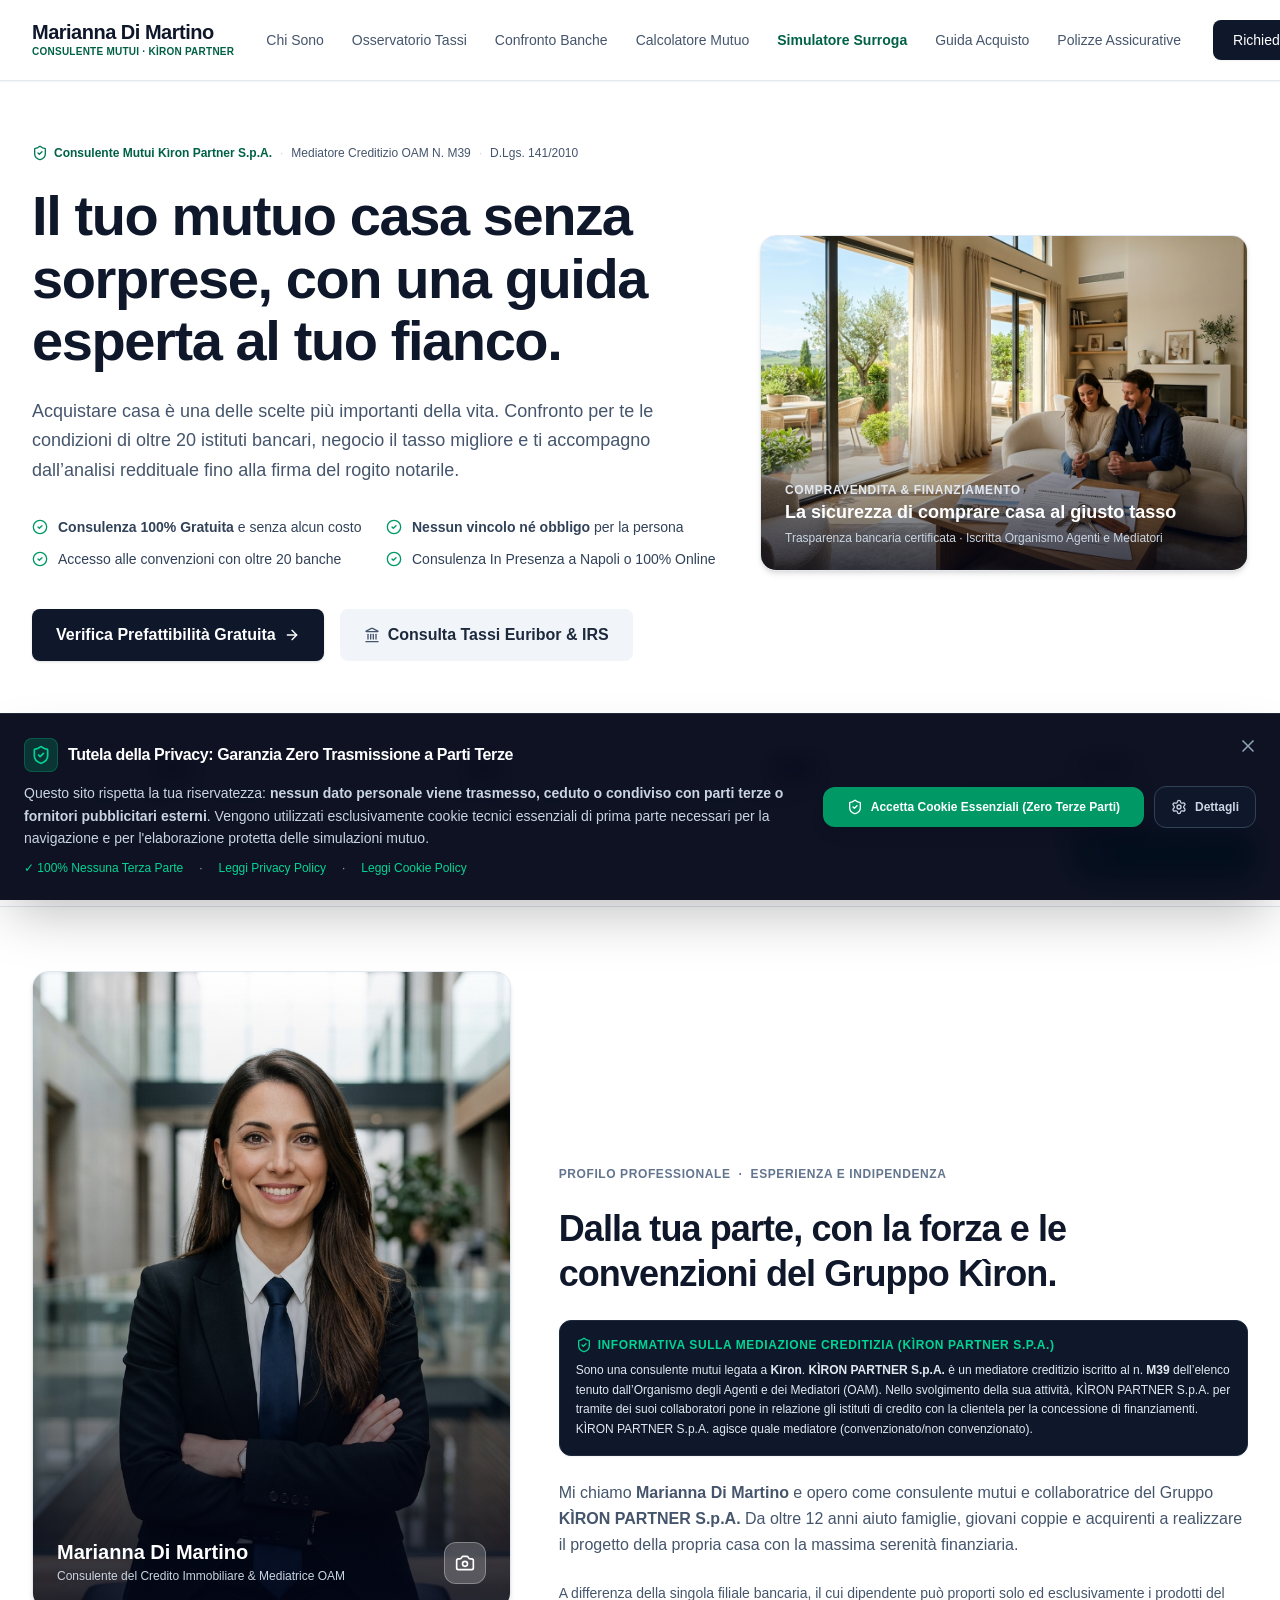
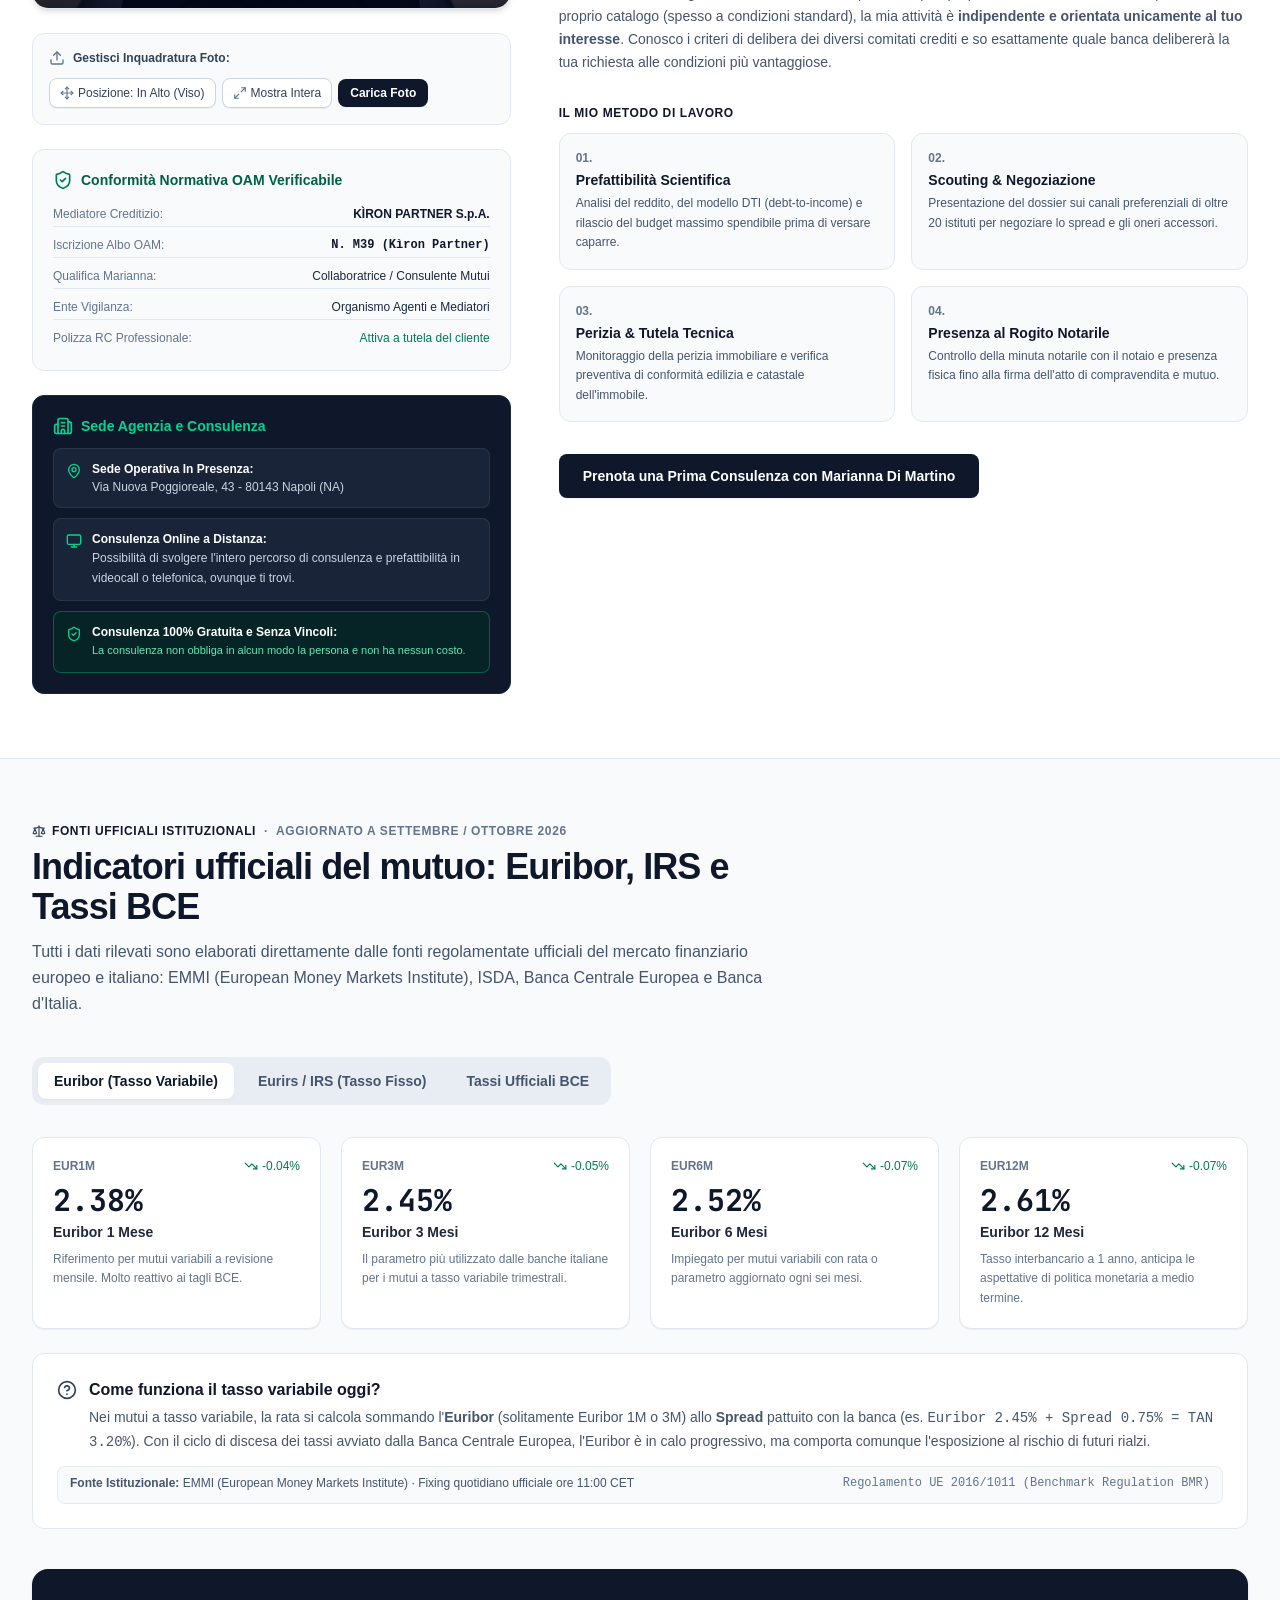
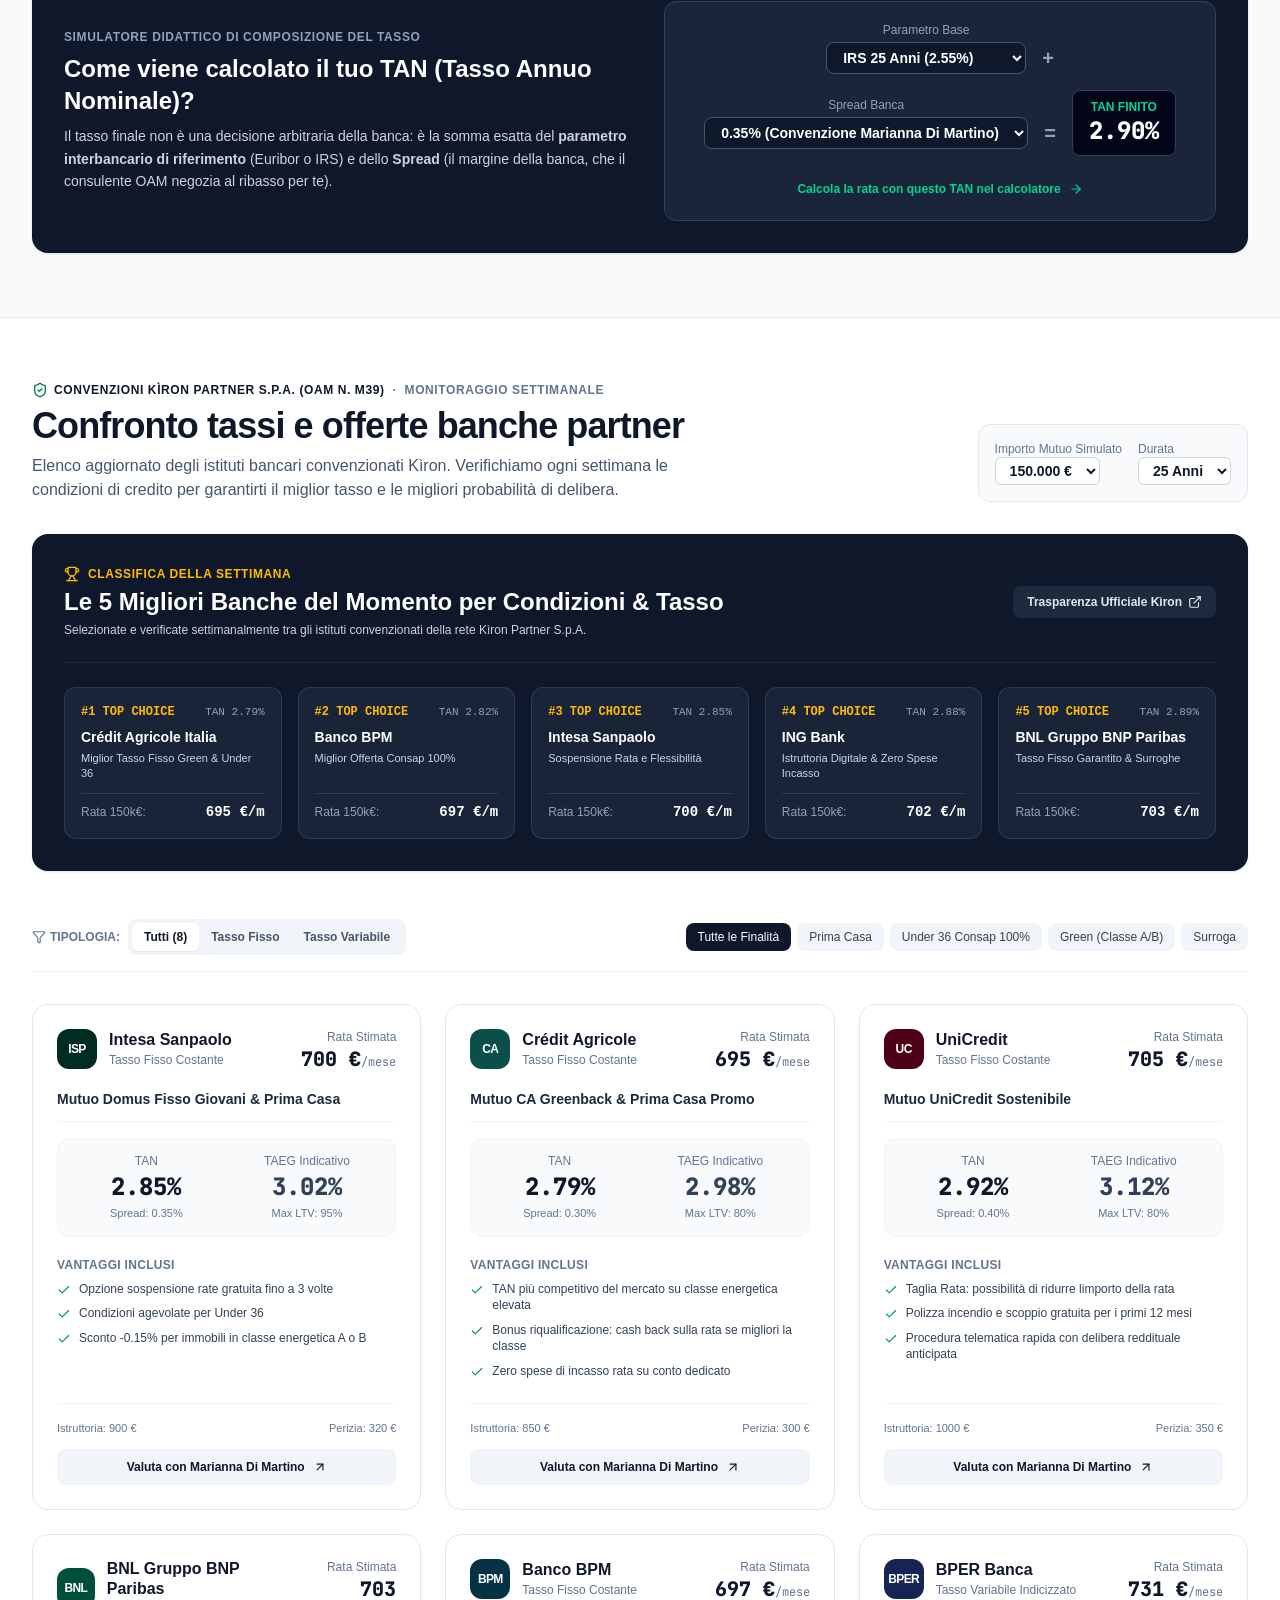
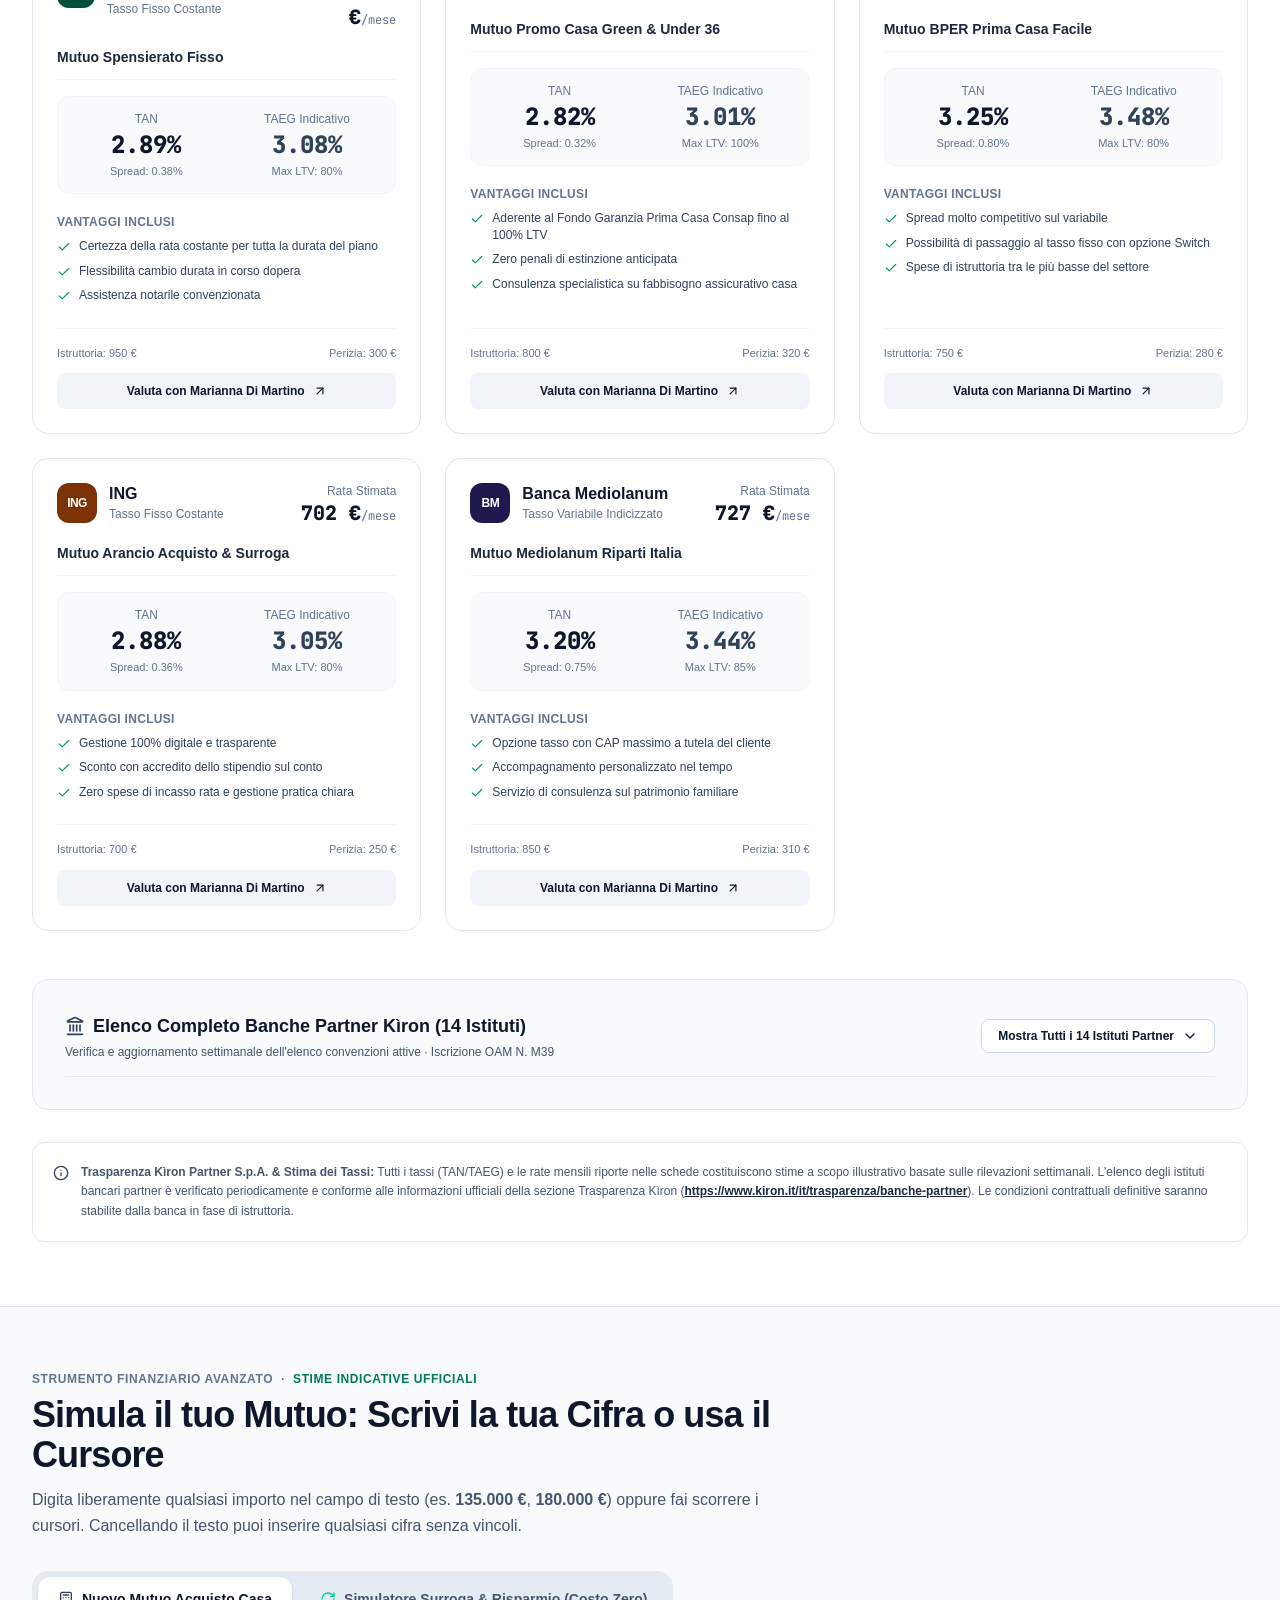
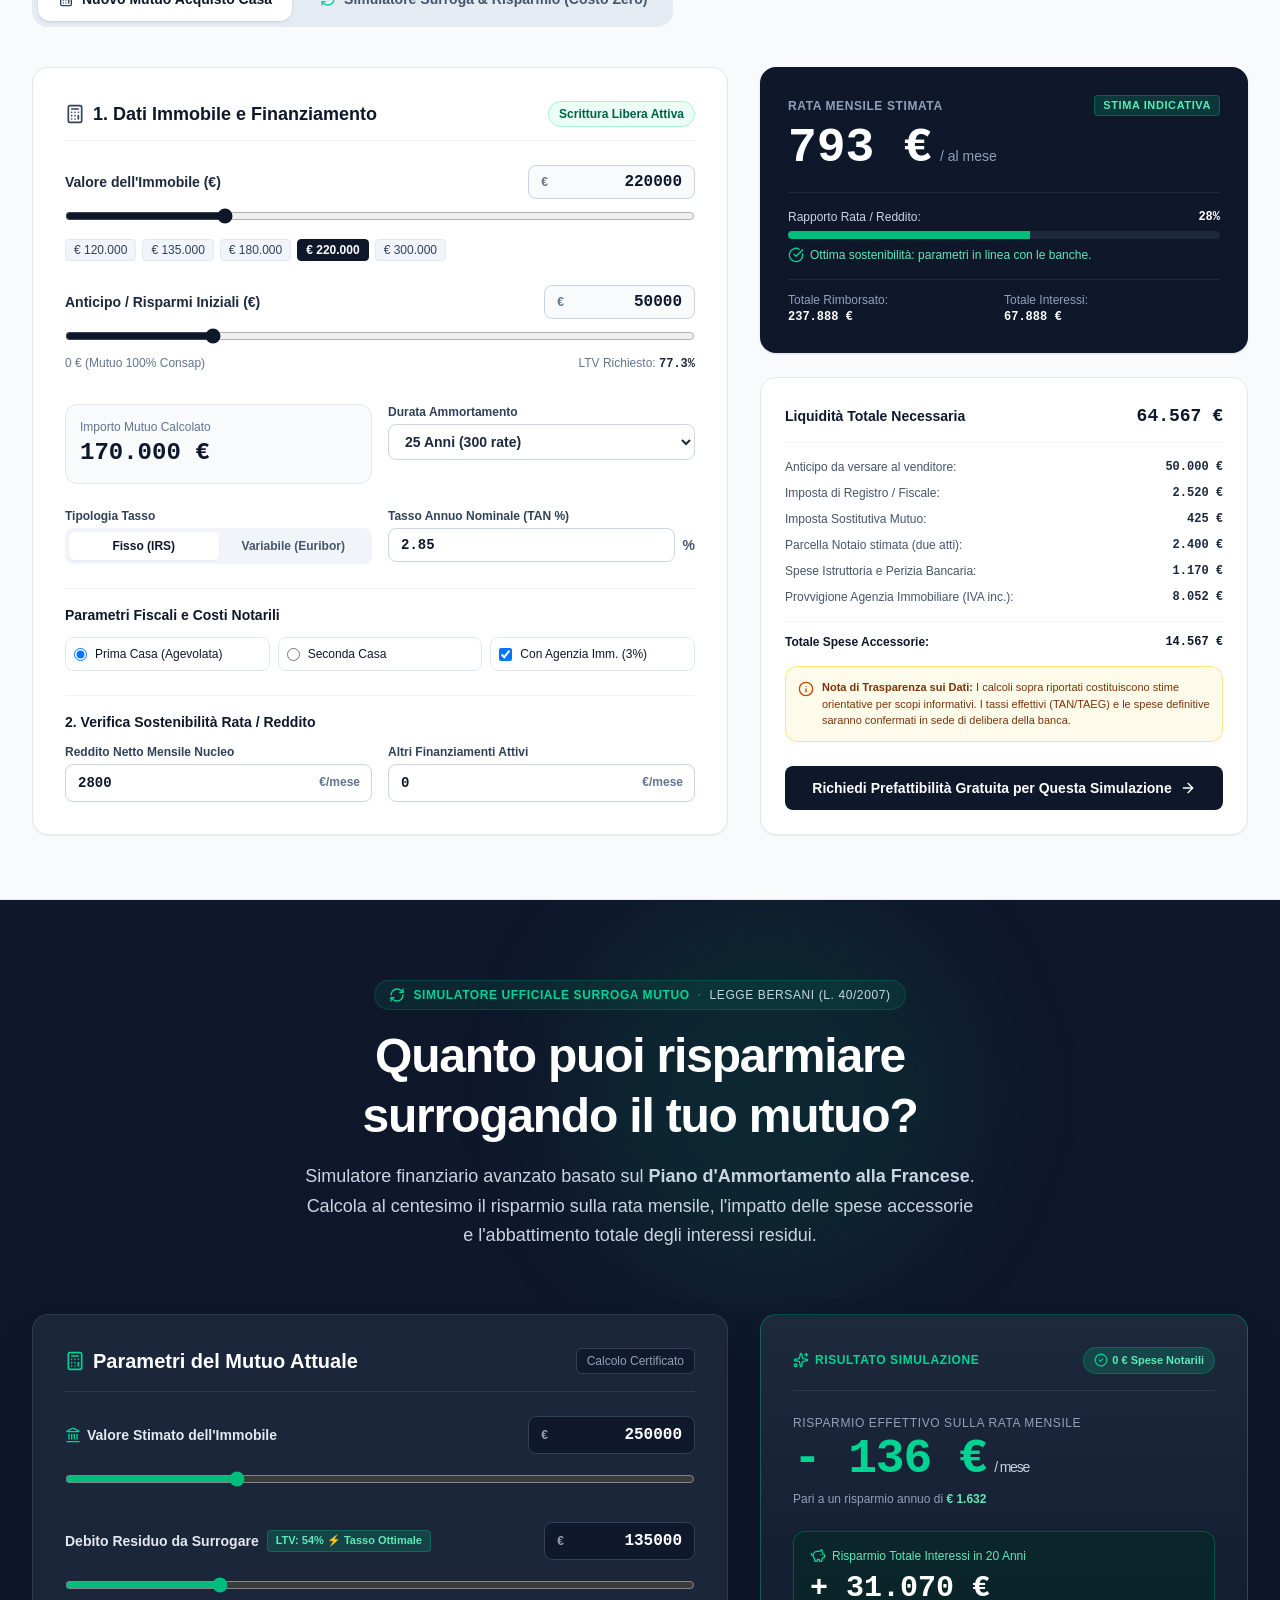
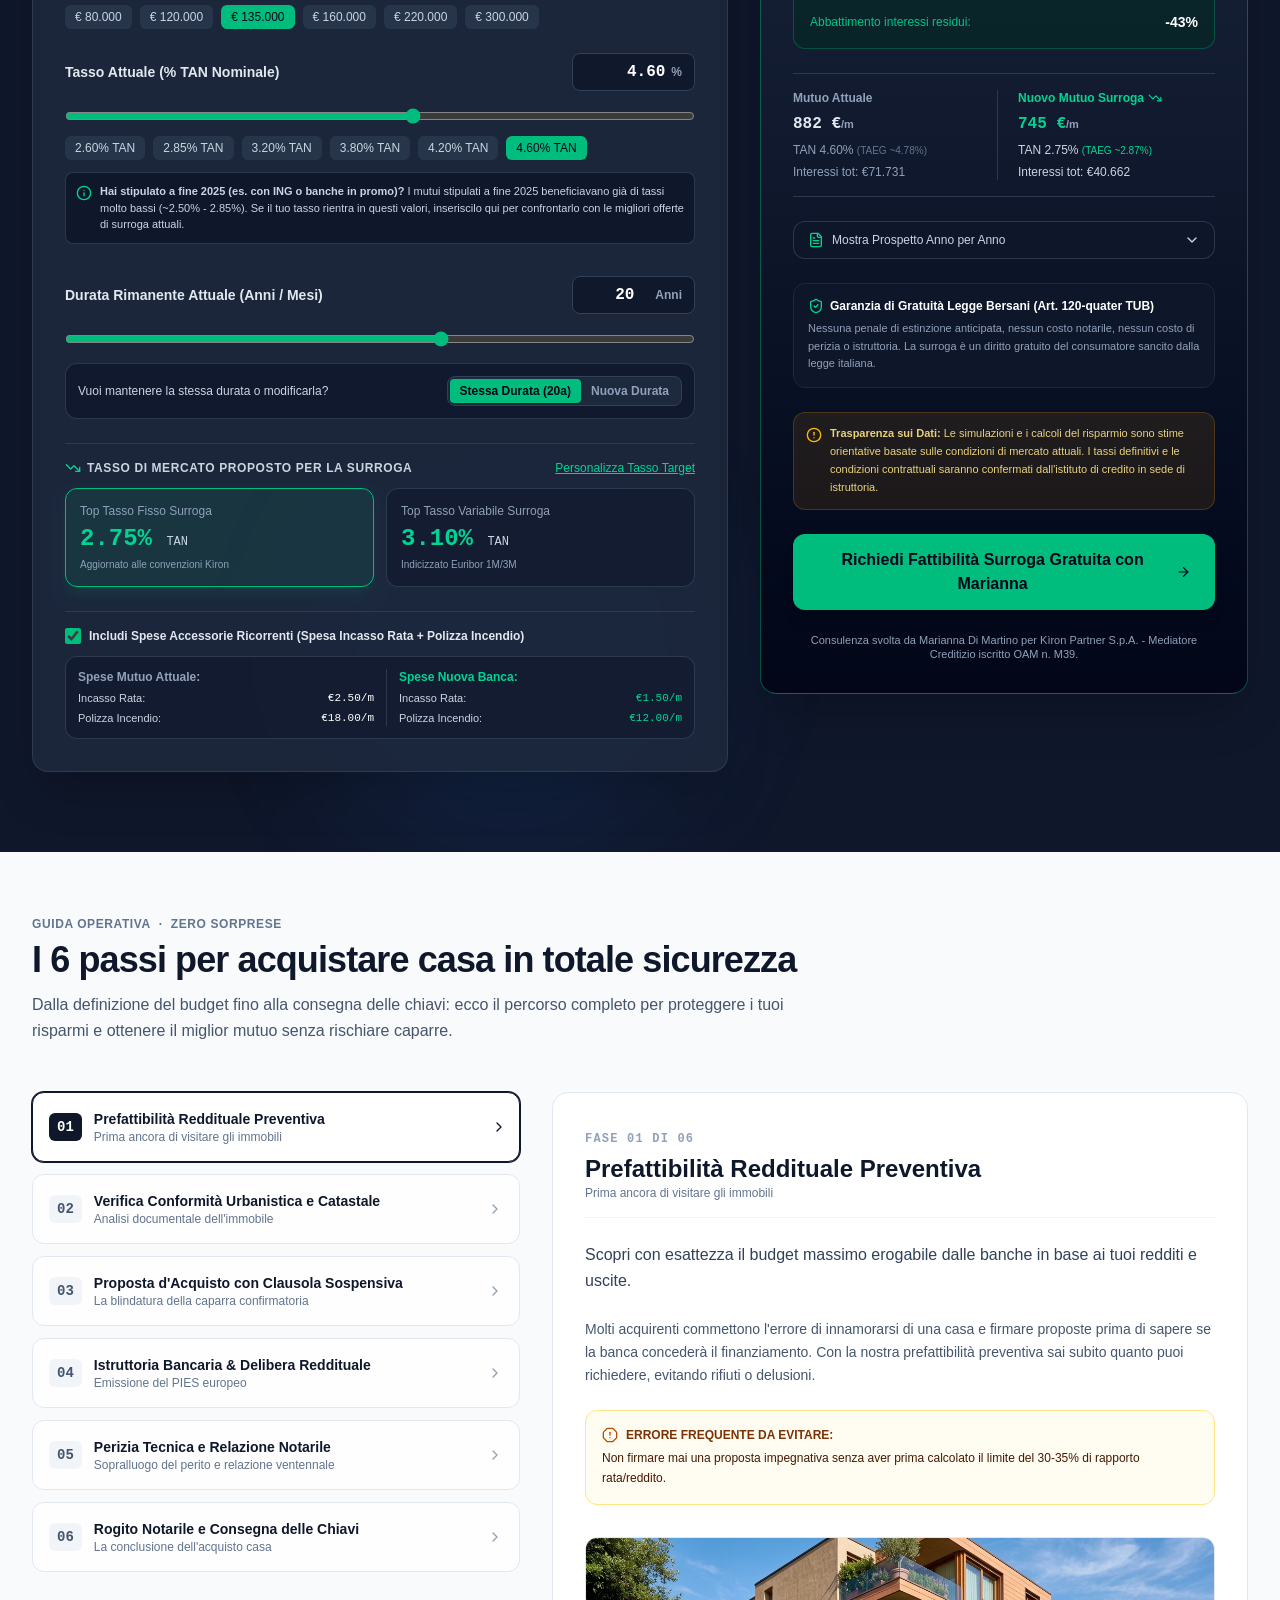
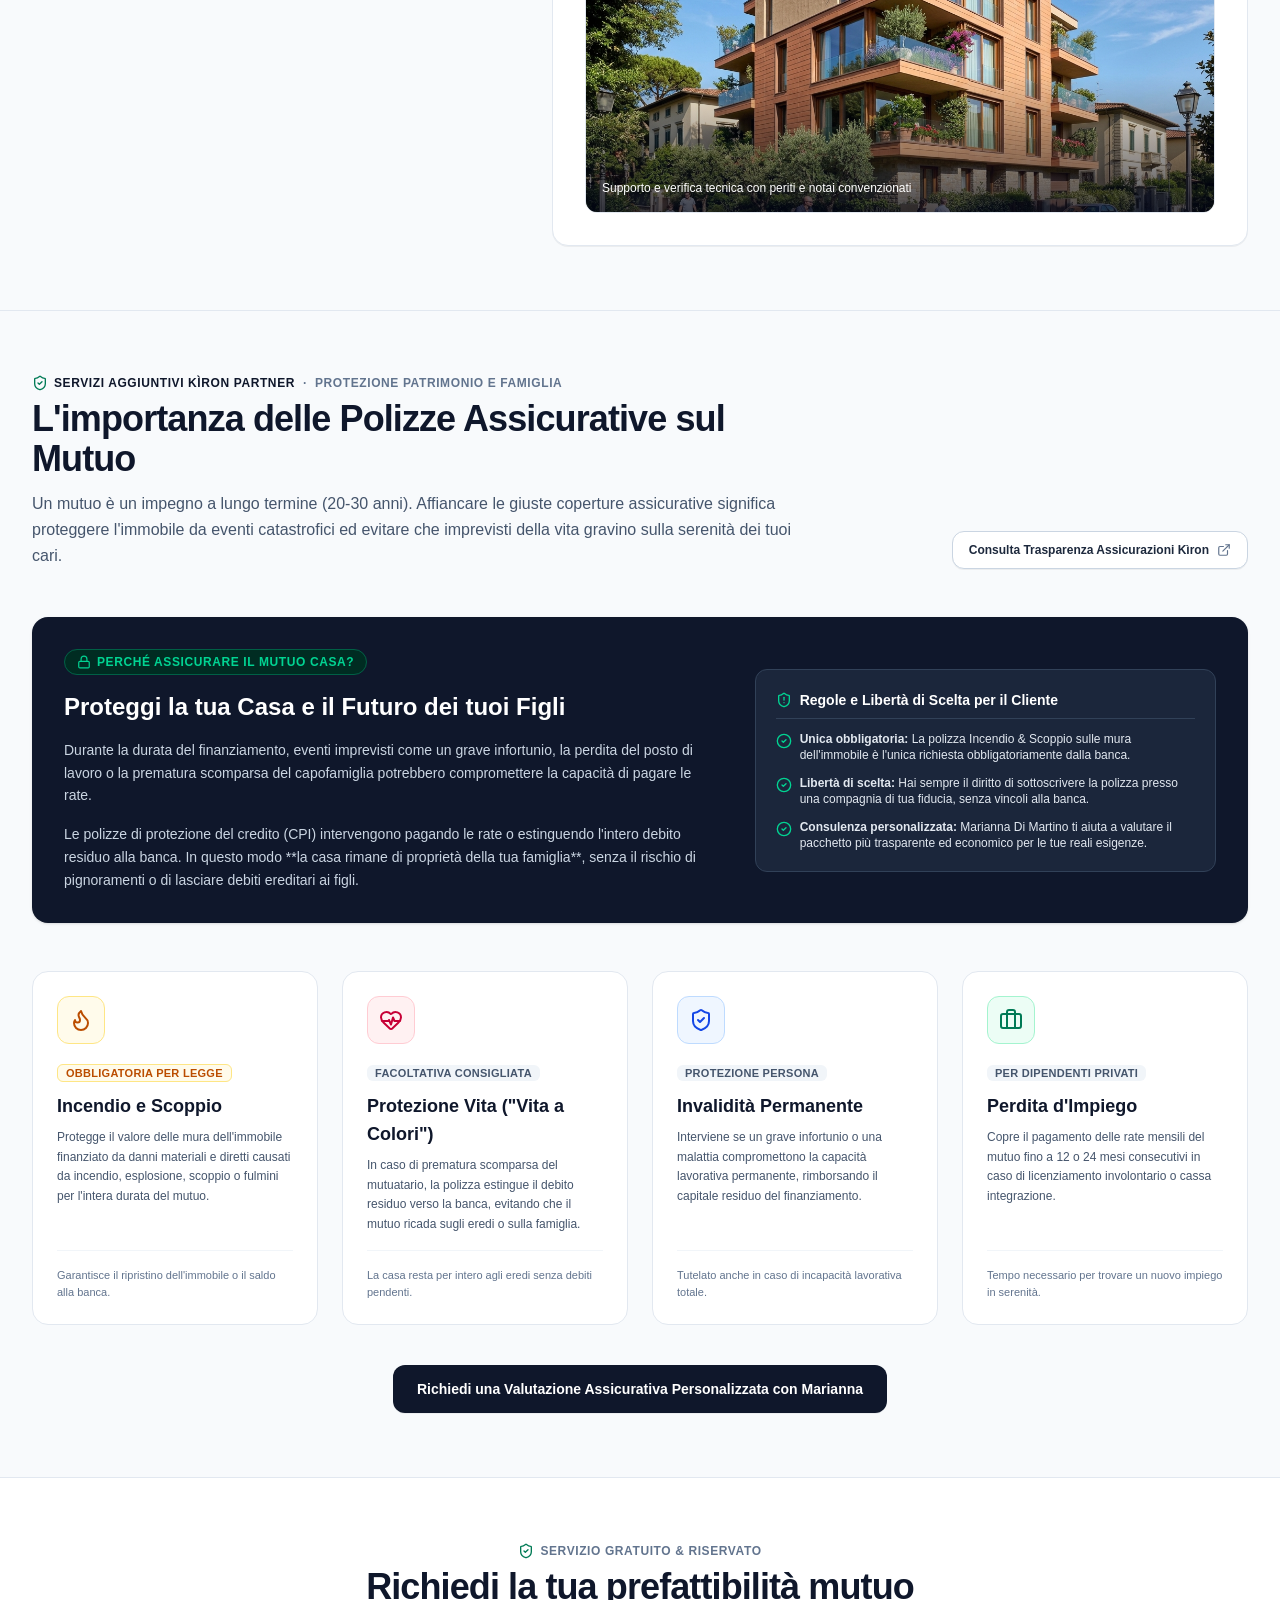
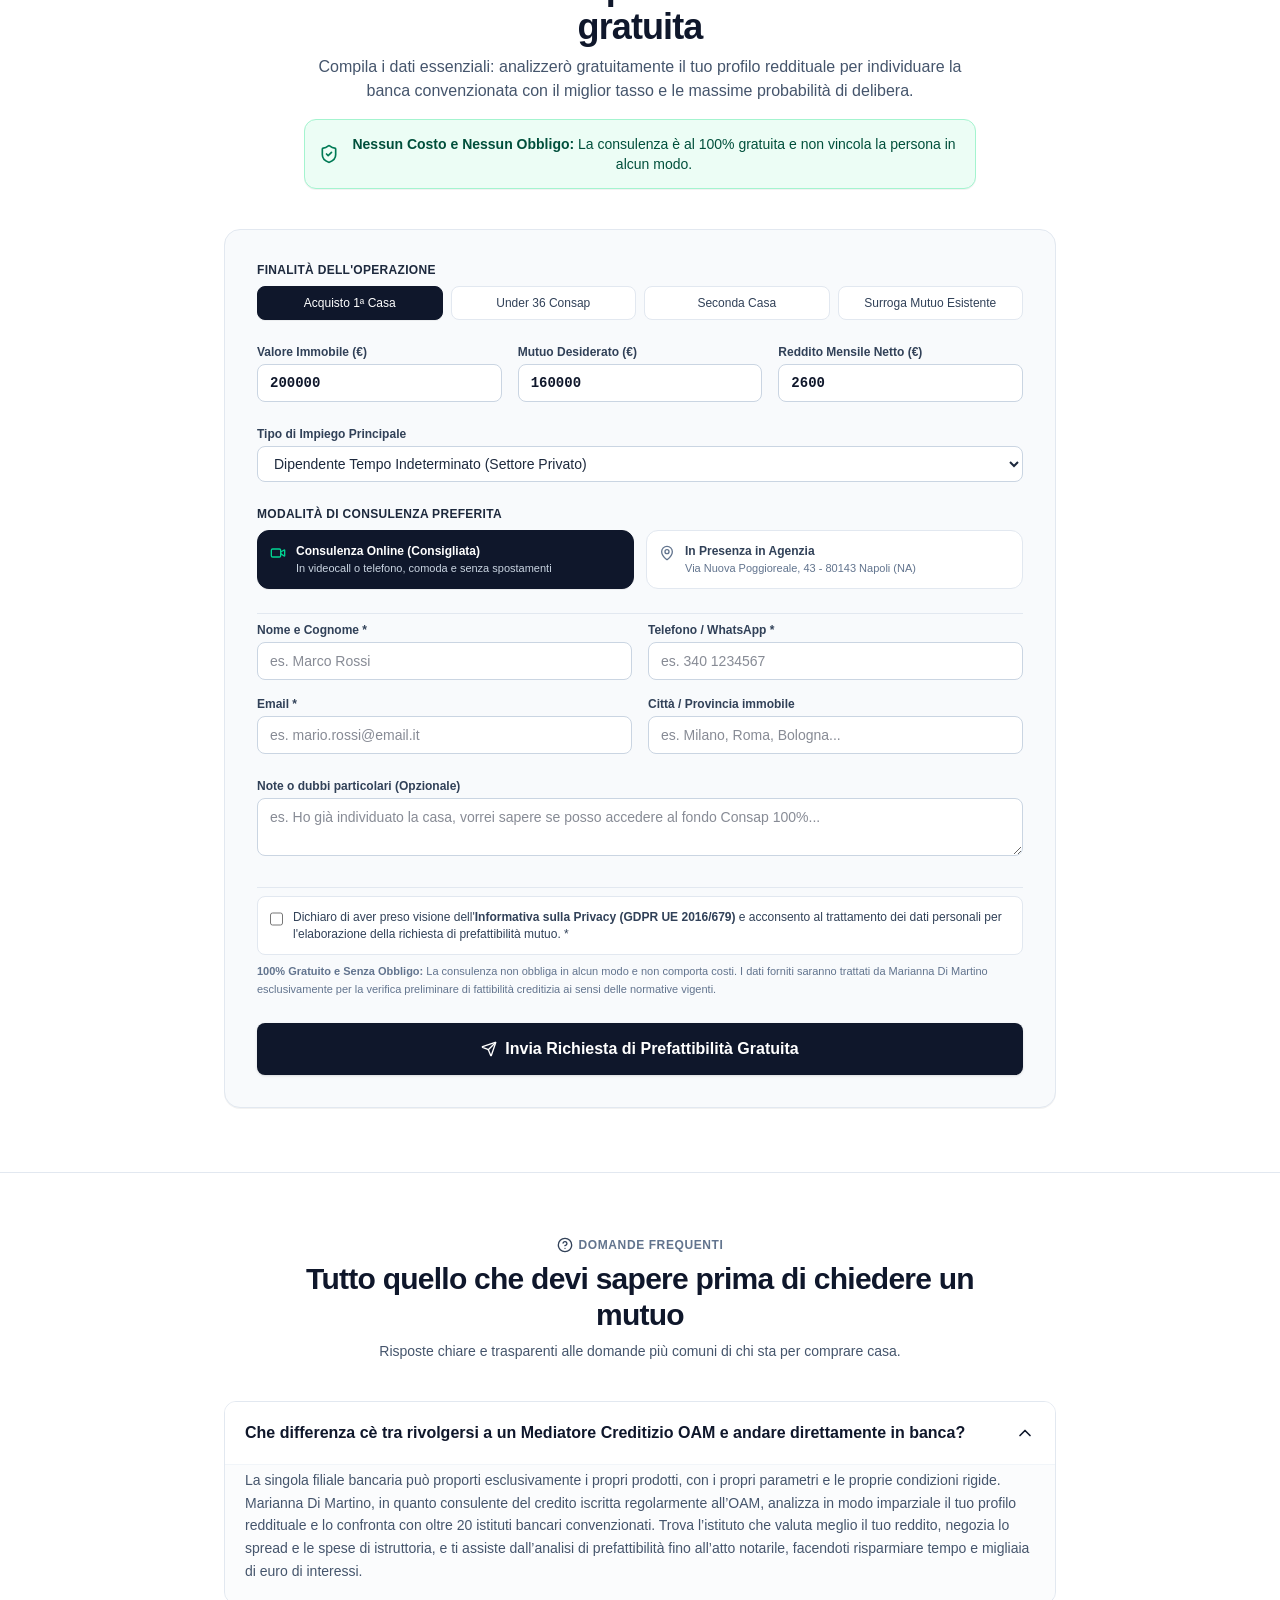
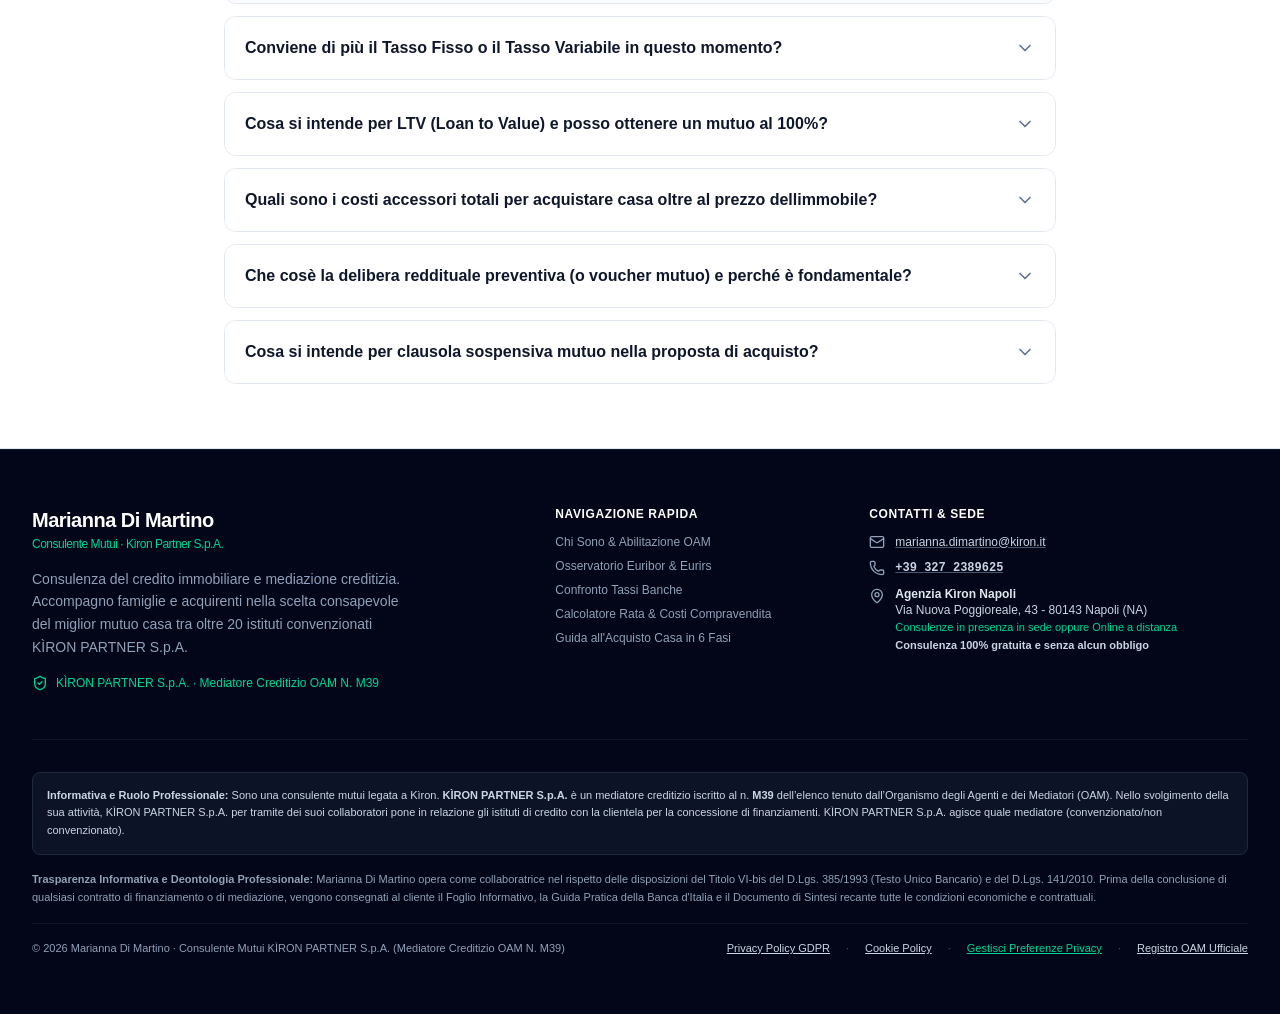
<file: docs/index.html>
<!doctype html>
<html lang="it">
  <head>
    <meta charset="UTF-8" />
    <meta name="viewport" content="width=device-width, initial-scale=1.0" />
    <title>Marianna Di Martino | Consulente Mutui & Acquisto Casa OAM</title>
    <meta name="description" content="Consulenza mutui casa indipendente e personalizzata con Marianna Di Martino, iscritta OAM. Calcolo rata, osservatorio tassi Euribor/Eurirs in tempo reale e confronto banche." />
    <meta property="og:title" content="Marianna Di Martino | Consulente Mutui & Acquisto Casa OAM" />
    <meta property="og:description" content="Consulenza mutui casa indipendente e personalizzata con Marianna Di Martino, iscritta OAM. Calcolo rata, osservatorio tassi Euribor/Eurirs in tempo reale e confronto banche." />
    <meta property="og:type" content="website" />
    <meta property="og:image" content="./og-image.jpg" />
    <meta name="twitter:card" content="summary_large_image" />
    <meta name="twitter:image" content="./og-image.jpg" />
    <link rel="preconnect" href="https://fonts.googleapis.com">
    <link rel="preconnect" href="https://fonts.gstatic.com" crossorigin>
    <link href="https://fonts.googleapis.com/css2?family=JetBrains+Mono:wght@400;500;600&family=Plus+Jakarta+Sans:ital,wght@0,300;0,400;0,500;0,600;0,700;0,800;1,400;1,600&display=swap" rel="stylesheet">
    <script type="module" crossorigin src="./assets/index-CwrryLpb.js"></script>
    <link rel="stylesheet" crossorigin href="./assets/index-DjX0Dqxt.css">
  </head>
  <body class="bg-slate-50 text-slate-900 font-sans antialiased selection:bg-amber-100 selection:text-amber-950">
    <div id="root"></div>
  </body>
</html>
</file>
